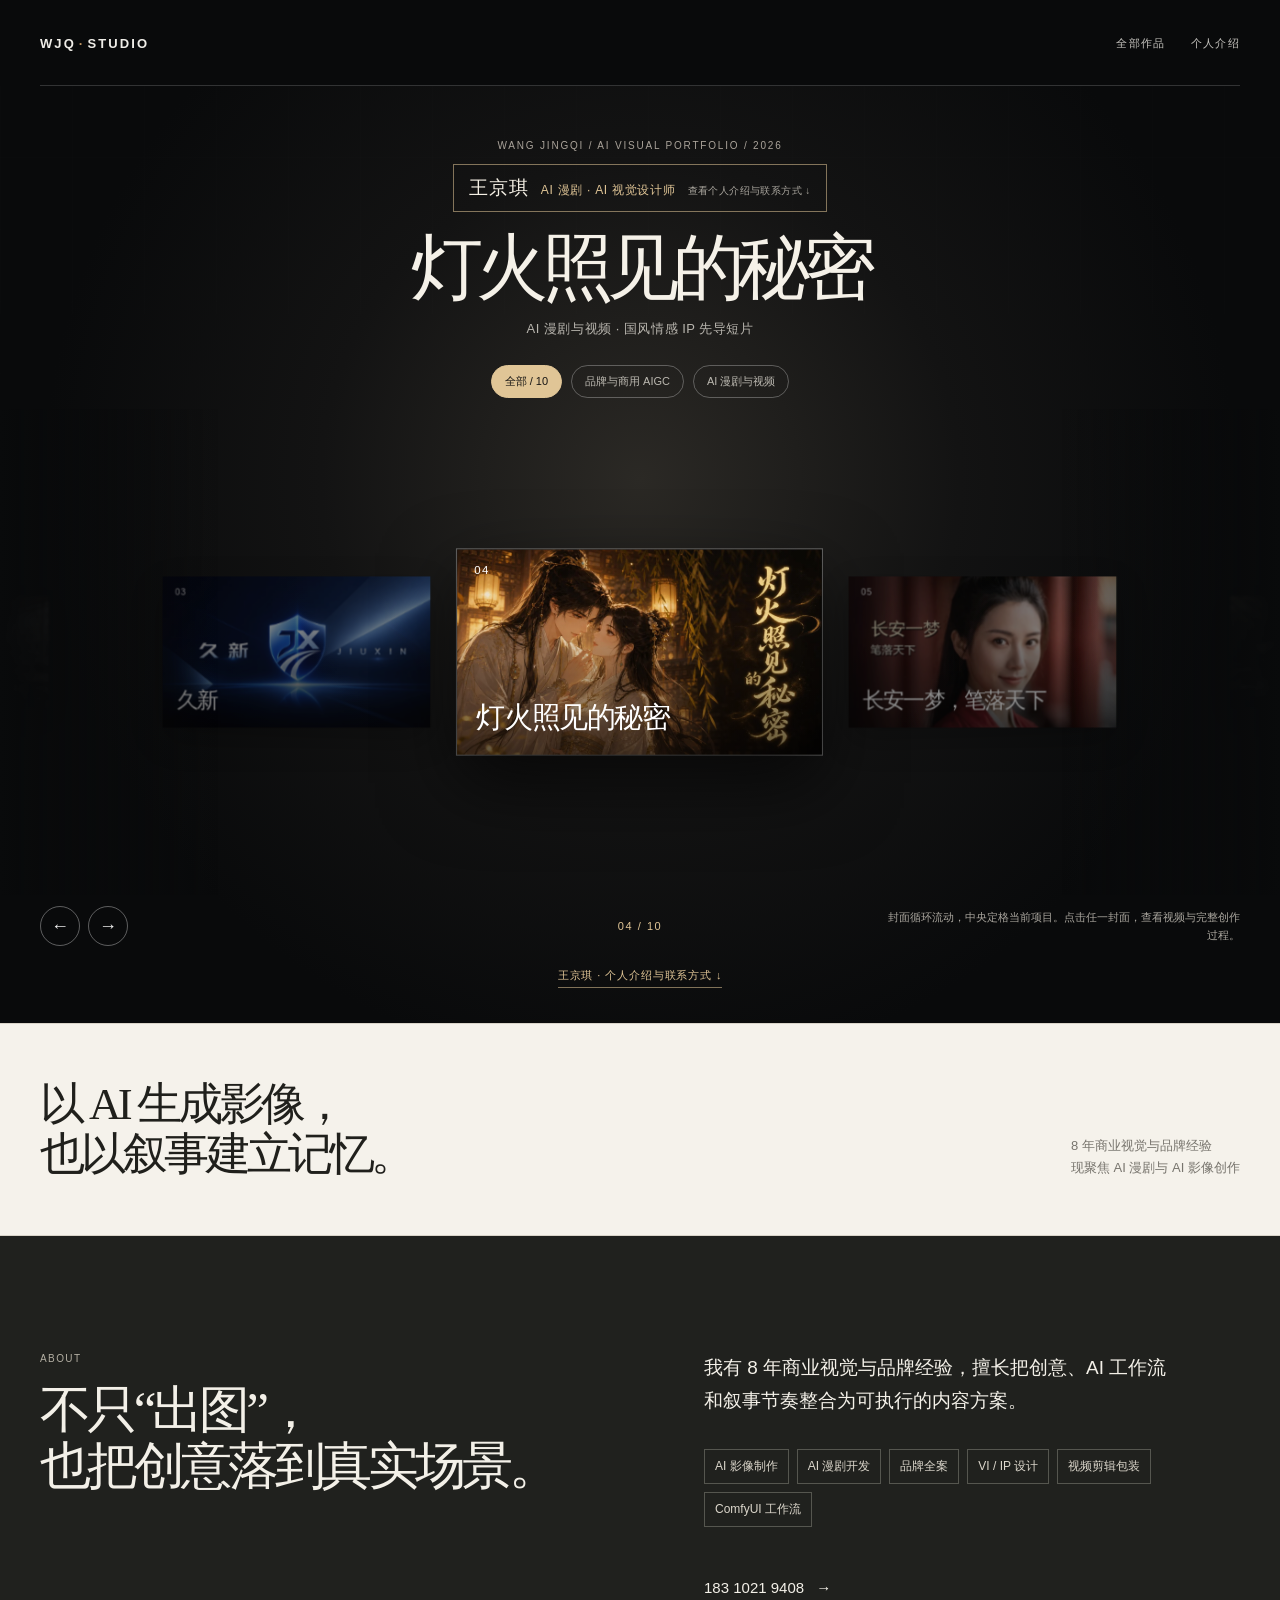
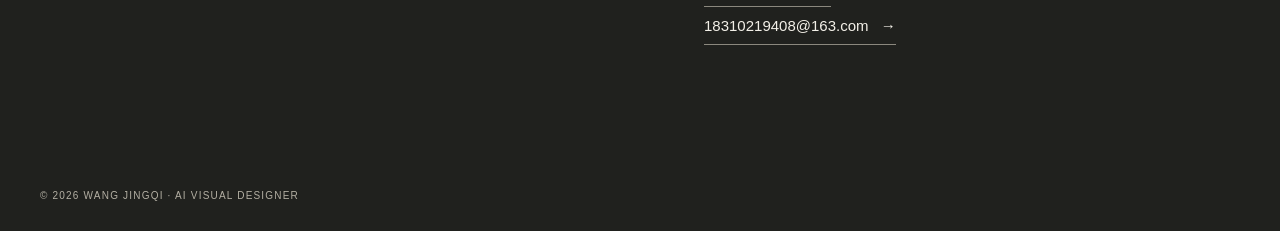
<file: index.html>
<!doctype html>
<html lang="zh-CN">
  <head>
    <meta charset="UTF-8" />
    <meta name="viewport" content="width=device-width, initial-scale=1" />
    <meta name="description" content="王京琪｜AI 漫剧 / AI 视觉设计师作品集" />
    <title>王京琪｜AI 漫剧 / AI 视觉设计师</title>
    <link rel="stylesheet" href="./styles.css" />
  </head>
  <body>
    <div class="home-shell">
      <header class="site-header wrap carousel-header">
        <a class="wordmark" href="./index.html">WJQ<span>·</span>STUDIO</a>
        <nav><a href="#work-stage">全部作品</a><a href="#about">个人介绍</a></nav>
      </header>

      <main>
        <section id="work-stage" class="carousel-home" aria-label="作品项目动态索引">
          <div class="carousel-heading wrap">
            <p class="carousel-kicker">WANG JINGQI / AI VISUAL PORTFOLIO / 2026</p>
            <a class="candidate-intro" href="#about"><strong>王京琪</strong><span>AI 漫剧 · AI 视觉设计师</span><i>查看个人介绍与联系方式 ↓</i></a>
            <h1 id="carousel-title">灯火照见的秘密</h1>
            <p id="carousel-meta">AI 漫剧与视频 · 国风情感 IP 先导短片</p>
            <div class="carousel-filters" aria-label="作品类别筛选">
              <button type="button" class="is-active" data-filter="all">全部 / 10</button>
              <button type="button" data-filter="brand">品牌与商用 AIGC</button>
              <button type="button" data-filter="film">AI 漫剧与视频</button>
            </div>
          </div>

          <div id="cover-viewport" class="cover-viewport" tabindex="0" aria-label="作品封面轮播，可使用左右方向键切换">
            <div id="cover-track" class="cover-track"></div>
          </div>

          <div class="carousel-footer wrap">
            <div class="carousel-arrows"><button id="carousel-prev" type="button" aria-label="上一个项目">←</button><button id="carousel-next" type="button" aria-label="下一个项目">→</button></div>
            <p id="carousel-count">01 / 10</p>
            <p class="carousel-hint">封面循环流动，中央定格当前项目。点击任一封面，查看视频与完整创作过程。</p>
            <a class="profile-jump" href="#about">王京琪 · 个人介绍与联系方式 ↓</a>
          </div>
        </section>
      </main>
    </div>

    <main>
      <section class="statement"><div class="wrap"><p>以 AI 生成影像，<br />也以叙事建立记忆。</p><span>8 年商业视觉与品牌经验<br />现聚焦 AI 漫剧与 AI 影像创作</span></div></section>

      <section id="about" class="about"><div class="wrap about-grid"><div><p class="eyebrow">ABOUT</p><h2>不只“出图”，<br />也把创意落到真实场景。</h2></div><div><p class="about-text">我有 8 年商业视觉与品牌经验，擅长把创意、AI 工作流和叙事节奏整合为可执行的内容方案。</p><div class="tags"><span>AI 影像制作</span><span>AI 漫剧开发</span><span>品牌全案</span><span>VI / IP 设计</span><span>视频剪辑包装</span><span>ComfyUI 工作流</span></div><a class="contact" href="tel:18310219408">183 1021 9408 <i>→</i></a><a class="contact" href="mailto:18310219408@163.com">18310219408@163.com <i>→</i></a></div></div></section>
    </main>
    <footer>© 2026 WANG JINGQI · AI VISUAL DESIGNER</footer>
    <script src="./projects.js"></script><script src="./home.js"></script>
  </body>
</html>
</file>
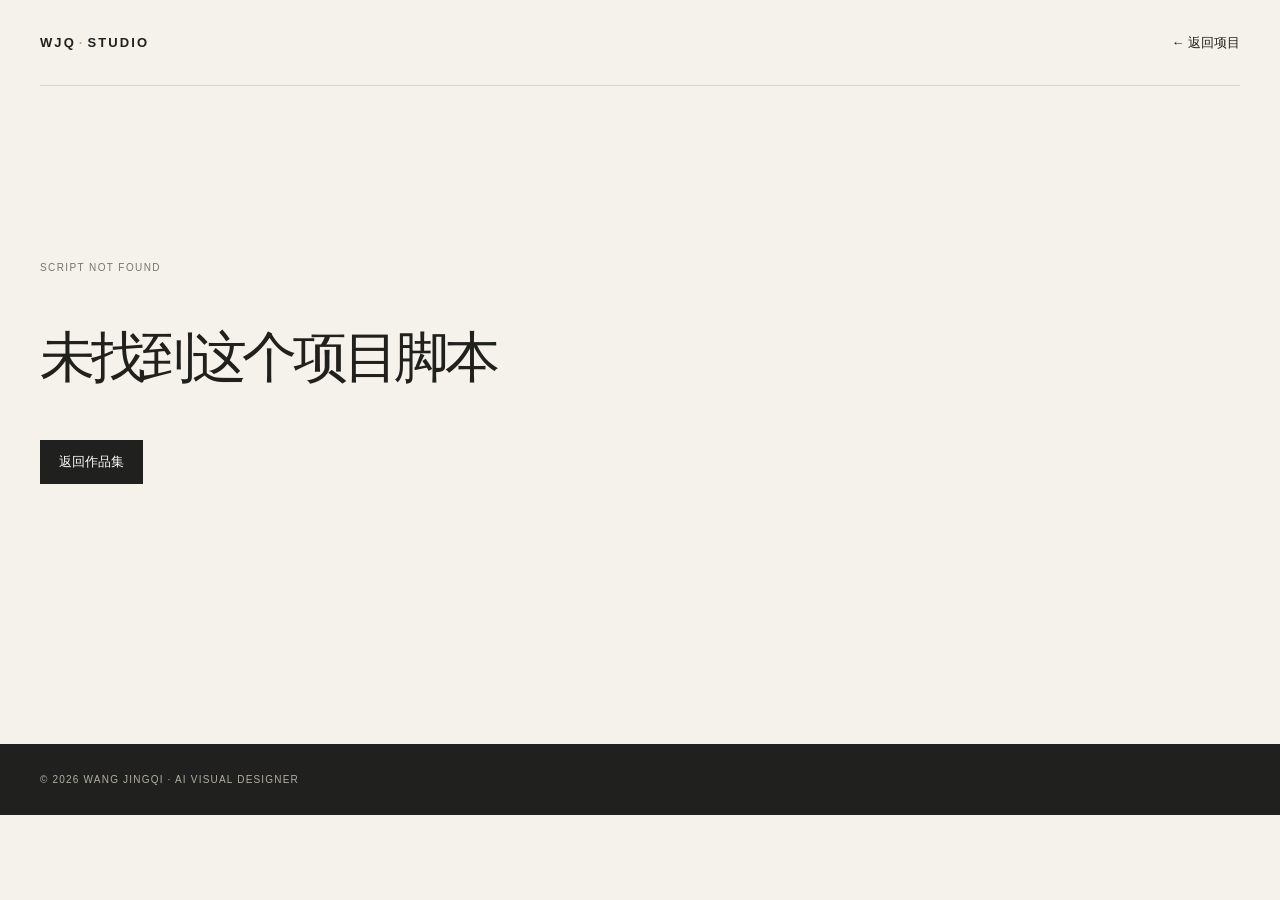
<file: script.html>
<!doctype html>
<html lang="zh-CN">
  <head>
    <meta charset="UTF-8" />
    <meta name="viewport" content="width=device-width, initial-scale=1" />
    <meta name="description" content="王京琪作品集项目脚本" />
    <title>项目脚本｜王京琪作品集</title>
    <link rel="stylesheet" href="./styles.css" />
  </head>
  <body class="script-page-body">
    <header class="site-header wrap detail-header"><a class="wordmark" href="./index.html">WJQ<span>·</span>STUDIO</a><a id="script-back" class="back" href="./index.html">← 返回项目</a></header>
    <main id="script-page" class="script-page wrap"></main>
    <footer>© 2026 WANG JINGQI · AI VISUAL DESIGNER</footer>
    <script src="./projects.js"></script>
    <script src="./scripts-data.js"></script>
    <script src="./script-view.js"></script>
  </body>
</html>
</file>
<file: styles.css>
:root{--ink:#20201c;--paper:#f5f2eb;--line:#d9d4c9;--muted:#77746d;--dark:#20211e;--warm:#c7a574}*{box-sizing:border-box}html{scroll-behavior:smooth}body{margin:0;background:var(--paper);color:var(--ink);font-family:Arial,"Microsoft YaHei","PingFang SC",sans-serif}a{color:inherit;text-decoration:none}.wrap{width:min(1360px,calc(100% - 80px));margin:auto}.site-header{height:86px;display:flex;align-items:center;justify-content:space-between}.wordmark{font-size:13px;font-weight:700;letter-spacing:.16em}.wordmark span{color:var(--warm);padding:0 3px}.site-header nav{display:flex;gap:28px;font-size:13px}.site-header nav a:hover,.back:hover{opacity:.55}.hero{display:grid;grid-template-columns:.93fr 1.07fr;gap:9vw;align-items:center;padding:54px 0 110px}.eyebrow{margin:0 0 16px;color:var(--muted);font-size:10px;letter-spacing:.14em;line-height:1.5}.hero h1,.project-hero h1{font-family:Georgia,"Songti SC",serif;font-size:clamp(44px,5.3vw,84px);font-weight:400;letter-spacing:-.08em;line-height:1.06;margin:0}.hero h1 em{display:inline-block;margin-top:20px;font-family:Arial,"Microsoft YaHei",sans-serif;font-size:clamp(17px,2vw,28px);font-style:normal;font-weight:400;letter-spacing:-.06em}.lead{max-width:380px;margin:38px 0 28px;color:#55534c;font-size:17px;line-height:1.75}.actions{display:flex;gap:10px;flex-wrap:wrap}.button{display:inline-flex;align-items:center;justify-content:center;min-height:44px;border:1px solid var(--ink);padding:0 18px;font-size:13px;transition:.2s}.button:hover{background:var(--dark);color:#fff}.dark{background:var(--dark);color:#fff}.cover-frame{position:relative;display:block;overflow:hidden;background:#292820;aspect-ratio:16/9}.cover-frame>img,.card-cover>img,.detail-cover>img{display:block;width:100%;height:100%;object-fit:cover}.cover-label{position:absolute;inset:auto 0 0;padding:28px 30px;color:#fff;background:linear-gradient(transparent,rgba(0,0,0,.68));font-size:10px;letter-spacing:.14em}.cover-label b{display:block;margin-top:7px;font-family:Georgia,"Songti SC",serif;font-size:clamp(25px,3.4vw,48px);font-weight:400;letter-spacing:-.08em}.statement{border-top:1px solid var(--line);border-bottom:1px solid var(--line)}.statement>div{display:flex;justify-content:space-between;align-items:end;gap:30px;padding:55px 0}.statement p{margin:0;font-family:Georgia,"Songti SC",serif;font-size:clamp(29px,3.5vw,52px);letter-spacing:-.08em;line-height:1.12}.statement span{color:var(--muted);font-size:13px;line-height:1.7}.section{padding:118px 0}.section-title{display:grid;grid-template-columns:.36fr 1fr 1fr;align-items:end;gap:24px;padding-bottom:19px;border-bottom:1px solid var(--ink);margin-bottom:30px}.section-title .eyebrow{margin:0}.section-title h2,.about h2,.detail-section h2,.process h2,.workflow h2{font-family:Georgia,"Songti SC",serif;font-size:clamp(32px,4vw,57px);font-weight:400;line-height:1.1;letter-spacing:-.08em;margin:0}.section-title>p:last-child{justify-self:end;max-width:280px;margin:0;color:var(--muted);font-size:13px;line-height:1.65}.card-grid{display:grid;grid-template-columns:repeat(3,minmax(0,1fr));gap:22px 20px}.project-card{display:block;padding:2px 0 12px}.card-cover{position:relative;overflow:hidden;background:#292820;aspect-ratio:16/9}.card-cover>img{transition:transform .35s ease}.project-card:hover .card-cover>img{transform:scale(1.025)}.number{position:absolute;top:16px;left:16px;color:#fff;font-size:10px;letter-spacing:.14em;text-shadow:0 1px 6px #000}.card-copy{position:relative;padding-top:14px}.card-copy .eyebrow{margin-bottom:5px}.card-copy h3{font-family:Georgia,"Songti SC",serif;font-size:25px;font-weight:400;letter-spacing:-.07em;margin:0 0 5px}.card-copy>p:not(.eyebrow){font-size:12px;color:var(--muted);line-height:1.55;margin:0}.card-action{display:inline-flex;gap:8px;align-items:center;margin-top:15px;min-height:38px;padding-bottom:5px;border-bottom:1px solid var(--ink);font-size:12px}.card-action i{font-size:16px;font-style:normal}.generated-cover{display:flex;flex-direction:column;justify-content:space-between;width:100%;height:100%;padding:20px;color:#fff;background:linear-gradient(140deg,#07142e,#0d5fe4)}.generated-cover span{font-size:10px;letter-spacing:.14em}.generated-cover b{font-family:Georgia,"Songti SC",serif;font-size:42px;font-weight:400;letter-spacing:-.08em}.about{background:var(--dark);color:#f3f0e8;padding:115px 0}.about-grid{display:grid;grid-template-columns:1fr 1fr;gap:10vw}.about .eyebrow{color:#b3afa3}.about-text{max-width:480px;margin:0 0 32px;font-size:19px;line-height:1.75}.tags{display:flex;flex-wrap:wrap;gap:8px;margin-bottom:42px}.tags span{border:1px solid #55564f;padding:8px 10px;color:#dcd7cc;font-size:12px}.contact{display:block;width:max-content;padding:10px 0;border-bottom:1px solid #8b887e;font-size:15px}.contact i{margin-left:8px;font-style:normal}footer{padding:30px max(40px,calc((100vw - 1360px)/2));background:var(--dark);color:#b3afa3;font-size:10px;letter-spacing:.12em}.detail-header{border-bottom:1px solid var(--line)}.back{font-size:13px}.project-hero{display:grid;grid-template-columns:1fr 1.08fr;gap:10vw;align-items:end;padding:80px 0 100px}.project-hero .type{margin:20px 0;color:var(--muted);font-size:14px}.statement-copy{margin:50px 0 0;font-family:Georgia,"Songti SC",serif;font-size:clamp(26px,3.1vw,44px);letter-spacing:-.08em;line-height:1.2}.detail-cover{overflow:hidden;background:#292820;aspect-ratio:16/9}.video-section{width:min(1100px,100%);margin:0 auto}.video-section video{display:block;width:100%;background:#111;aspect-ratio:16/9}.detail-section,.role-grid,.workflow,.process{width:min(1100px,100%);margin:110px auto}.detail-section.narrow{max-width:780px;margin-left:0}.detail-section h2{max-width:850px;line-height:1.32}.body-copy{max-width:760px;margin:0;font-size:18px;line-height:1.9}.role-grid{display:grid;grid-template-columns:1fr 1fr;border-top:1px solid var(--ink);border-bottom:1px solid var(--ink)}.role-grid>div{padding:28px 0}.role-grid>div+div{padding-left:45px;border-left:1px solid var(--ink)}.role-grid>div>p:last-child{max-width:400px;margin:0;font-size:16px;line-height:1.8}.role-grid ul{list-style:none;margin:0;padding:0}.role-grid li{padding:0 0 8px;font-size:15px}.role-grid li:before{content:'— ';color:var(--warm)}.storyboard{margin:40px 0 0;padding:0;list-style:none;border-top:1px solid var(--ink)}.storyboard li{display:grid;grid-template-columns:90px 1fr;gap:20px;padding:18px 0;border-bottom:1px solid var(--line)}.storyboard span{color:var(--muted);font-size:11px;letter-spacing:.12em}.storyboard p{margin:0;font-size:16px;line-height:1.65}.workflow{width:100%;max-width:none;background:var(--dark);color:#f3f0e8;padding:65px max(40px,calc((100% - 1100px)/2))}.workflow .eyebrow{color:#b3afa3}.workflow>p:not(.eyebrow){max-width:680px;color:#d0cbc1;font-size:16px;line-height:1.8}.workflow>div{display:grid;grid-template-columns:1fr 1fr;gap:16px;margin-top:34px}.workflow a{display:block;overflow:hidden;background:#111}.workflow img{display:block;width:100%;height:250px;object-fit:cover;object-position:top}.process{padding:74px 55px;background:#ddd8cc}.process>div{display:grid;grid-template-columns:repeat(4,1fr);gap:20px;margin-top:75px;padding-top:13px;border-top:1px solid #a49f94}.process span{color:#77736a;font-size:12px}.process b{display:block;margin-top:10px;color:var(--ink);font-size:15px;font-weight:400}.empty{padding:100px 0 150px}.empty h1{font-family:Georgia,"Songti SC",serif;font-size:55px;font-weight:400;letter-spacing:-.08em}@media(max-width:760px){.wrap{width:calc(100% - 40px)}.site-header{height:70px}.site-header nav{display:none}.hero{display:flex;flex-direction:column;gap:48px;padding:32px 0 70px}.hero h1{font-size:46px}.lead{font-size:15px;margin:28px 0 24px}.cover-label{padding:20px}.cover-label b{font-size:31px}.statement>div{display:block;padding:36px 0}.statement p{font-size:35px;margin-bottom:24px}.section{padding:75px 0}.section-title{display:block;padding-bottom:16px;margin-bottom:25px}.section-title h2{font-size:39px}.section-title>p:last-child{margin-top:15px}.card-grid{grid-template-columns:1fr;gap:26px}.project-card{padding-bottom:6px}.card-copy h3{font-size:27px}.card-action{font-size:13px}.about{padding:70px 0}.about-grid{display:block}.about h2{font-size:40px;margin-bottom:44px}.about-text{font-size:17px}.project-hero{display:flex;flex-direction:column;gap:40px;padding:42px 0 68px}.project-hero h1{font-size:51px}.statement-copy{margin-top:30px;font-size:32px}.detail-section,.role-grid,.process{margin:75px auto}.detail-section h2{font-size:34px}.body-copy{font-size:16px}.role-grid{display:block}.role-grid>div{padding:25px 0}.role-grid>div+div{padding-left:0;border-left:0;border-top:1px solid var(--ink)}.storyboard{margin-top:35px}.storyboard li{grid-template-columns:44px 1fr;gap:8px}.workflow{margin:0 -20px;width:calc(100% + 40px);padding:50px 20px}.workflow h2{font-size:36px}.workflow>div{grid-template-columns:1fr}.workflow img{height:215px}.process{margin-left:0;margin-right:0;padding:50px 20px}.process h2{font-size:36px}.process>div{grid-template-columns:1fr 1fr;gap:28px;margin-top:50px}footer{padding:27px 20px}}

.hero-composition{position:relative;overflow:hidden;min-height:440px;background:#151612;color:#f5f2eb;isolation:isolate;padding:30px;box-shadow:18px 22px 0 #d6cec0}.hero-composition:before,.hero-composition:after{content:"";position:absolute;border-radius:50%;filter:blur(5px);z-index:-1}.hero-composition:before{width:430px;height:430px;right:-150px;bottom:-190px;background:radial-gradient(circle,#db9d3c 0,rgba(219,157,60,.35) 30%,transparent 70%)}.hero-composition:after{width:360px;height:360px;left:-180px;top:-150px;background:radial-gradient(circle,#38536d 0,transparent 65%)}.hero-index{font-size:10px;letter-spacing:.18em;color:#c9c2b6}.hero-word{position:absolute;left:8%;bottom:18%;display:flex;align-items:end;gap:22px}.hero-word b{font-family:Georgia,"Songti SC",serif;font-size:clamp(100px,15vw,200px);font-weight:400;letter-spacing:-.12em;line-height:.75}.hero-word span{font-size:12px;letter-spacing:.2em;line-height:1.6;margin-bottom:5px}.hero-composition>p{position:absolute;right:30px;bottom:25px;margin:0;font-size:11px;letter-spacing:.16em}.hero-orbit{position:absolute;border:1px solid rgba(245,242,235,.45);border-radius:50%;transform:rotate(-33deg)}.orbit-one{width:560px;height:220px;top:14%;right:-22%}.orbit-two{width:340px;height:130px;top:35%;right:9%;border-color:rgba(218,159,65,.85)}
@media(max-width:760px){.hero-composition{min-height:320px;box-shadow:10px 12px 0 #d6cec0}.hero-word{left:9%;bottom:21%;gap:13px}.hero-word b{font-size:105px}.hero-word span{font-size:9px}.orbit-one{width:390px;height:155px;right:-45%;top:18%}.orbit-two{width:250px;height:95px;right:0;top:43%}}

.project-navigation{display:grid;grid-template-columns:repeat(4,1fr);width:min(1100px,100%);margin:0 auto 72px;border-top:1px solid var(--ink);border-bottom:1px solid var(--ink)}.project-navigation a{min-height:82px;padding:18px 14px;display:flex;align-items:center;border-right:1px solid var(--ink);font-size:13px;transition:.2s}.project-navigation a:last-child{border-right:0}.project-navigation a:hover{background:var(--dark);color:#fff}.source-links{display:flex;align-items:center;flex-wrap:wrap;gap:10px;margin-top:30px}.source-links span{font-size:12px;color:var(--muted);margin-right:8px}.source-links a,.making-link{border:1px solid var(--ink);padding:10px 12px;font-size:12px}.asset-library{margin:0 calc(50% - 50vw);padding:90px max(40px,calc((100vw - 1100px)/2));background:#20211e;color:#f4f1e9}.asset-library .eyebrow{color:#b3afa3}.asset-wrap>p:not(.eyebrow){max-width:700px;color:#d0cbc1;font-size:16px;line-height:1.8}.gallery-block{margin-top:60px}.gallery-block h3{margin:0 0 17px;font-family:Georgia,"Songti SC",serif;font-size:28px;font-weight:400;letter-spacing:-.06em}.material-grid{display:grid;grid-template-columns:repeat(4,1fr);gap:12px}.material-grid a{position:relative;display:block;overflow:hidden;background:#111;aspect-ratio:1/1}.material-grid img{display:block;width:100%;height:100%;object-fit:cover;transition:transform .25s}.material-grid a:hover img{transform:scale(1.04)}.material-grid span{position:absolute;right:0;bottom:0;padding:7px 9px;background:rgba(15,15,14,.72);color:#fff;font-size:10px}.detail-section .gallery-block{margin-top:60px}.making-section{width:min(1100px,100%);margin:0 auto 110px;padding:65px;background:#ddd8cc}.making-section h2{margin:0 0 20px;font-family:Georgia,"Songti SC",serif;font-size:clamp(32px,4vw,52px);font-weight:400;letter-spacing:-.08em}.making-section p:not(.eyebrow){max-width:690px;font-size:16px;line-height:1.8;margin:0 0 28px}.making-link{display:inline-flex}@media(max-width:760px){.project-navigation{grid-template-columns:1fr 1fr;margin-bottom:48px}.project-navigation a{min-height:62px;padding:14px 10px;border-bottom:1px solid var(--ink)}.project-navigation a:nth-child(2){border-right:0}.project-navigation a:nth-child(n+3){border-bottom:0}.asset-library{padding:64px 20px;margin-left:-20px;margin-right:-20px}.asset-library h2{font-family:Georgia,"Songti SC",serif;font-size:35px;font-weight:400;letter-spacing:-.08em;line-height:1.15}.gallery-block{margin-top:46px}.gallery-block h3{font-size:25px}.material-grid{grid-template-columns:1fr 1fr;gap:9px}.detail-section .gallery-block{margin-top:46px}.making-section{padding:50px 20px;margin-bottom:75px}.making-section h2{font-size:36px}}

.brand-navigation{grid-template-columns:1fr 1fr}.case-study{width:min(1100px,100%);margin:110px auto}.case-study>div{margin-bottom:40px}.case-study h2{margin:0 0 18px;font-family:Georgia,"Songti SC",serif;font-size:clamp(36px,4.5vw,58px);font-weight:400;letter-spacing:-.08em}.case-study p:not(.eyebrow){max-width:650px;margin:0 0 26px;color:var(--muted);font-size:16px;line-height:1.75}.case-study>img{display:block;width:100%;height:auto;margin:0;background:#eee}@media(max-width:760px){.brand-navigation{grid-template-columns:1fr 1fr}.case-study{margin:75px auto}.case-study>div{margin-bottom:28px}.case-study h2{font-size:39px}.case-study>img{margin-top:0}}

/* Opening visual: a restrained cinematic viewport inspired by the reference's fixed-window presentation. */
.hero{display:block;padding:30px 0 110px}.reel-window{position:relative;isolation:isolate;overflow:hidden;min-height:min(760px,calc(100vh - 140px));padding:30px;color:#f8f5ed;background:#171512;box-shadow:0 28px 70px rgba(27,21,17,.22)}.reel-window:before{content:"";position:absolute;inset:14px;border:1px solid rgba(255,245,228,.5);border-radius:30px;z-index:2;pointer-events:none}.reel-video{position:absolute;inset:0;width:100%;height:100%;object-fit:cover;z-index:-3;filter:saturate(.86) contrast(1.04);transform:scale(1.03)}.reel-shade{position:absolute;inset:0;z-index:-2;background:radial-gradient(circle at 50% 48%,rgba(16,13,10,.05),rgba(12,10,8,.22) 47%,rgba(8,7,5,.75)),linear-gradient(90deg,rgba(13,10,7,.3),transparent 45%,rgba(13,10,7,.24))}.reel-index{position:absolute;top:37px;left:42px;font-size:10px;letter-spacing:.18em}.reel-copy{position:absolute;top:50%;left:50%;width:min(850px,calc(100% - 110px));text-align:center;transform:translate(-50%,-50%);text-shadow:0 2px 20px rgba(0,0,0,.3)}.reel-copy>p{margin:0 0 16px;font-size:11px;letter-spacing:.17em}.reel-copy h1{margin:0;font-family:Georgia,"Songti SC",serif;font-size:clamp(47px,6.1vw,95px);font-weight:400;line-height:1.05;letter-spacing:-.09em}.reel-copy>span{display:block;max-width:420px;margin:27px auto 29px;font-size:14px;line-height:1.75;color:rgba(255,250,241,.88)}.reel-copy .actions{justify-content:center}.button.light{border-color:rgba(255,255,255,.8);color:#fff;background:rgba(16,14,12,.22);backdrop-filter:blur(7px)}.button.light:hover{background:#f8f5ed;color:#181713}.button.light.ghost{background:transparent;border-color:rgba(255,255,255,.38)}.reel-caption{position:absolute;bottom:35px;left:42px;right:42px;display:flex;align-items:center;gap:12px;color:#f8f5ed;font-size:10px;letter-spacing:.16em}.reel-caption i{width:42px;height:1px;background:rgba(255,255,255,.65)}@media(max-width:760px){.hero{padding:16px 0 70px}.reel-window{min-height:570px;padding:20px}.reel-window:before{inset:9px;border-radius:20px}.reel-index{top:27px;left:28px;font-size:9px}.reel-copy{width:calc(100% - 48px)}.reel-copy h1{font-size:49px;line-height:1.12}.reel-copy>span{font-size:13px;margin:25px auto}.reel-caption{left:28px;right:28px;bottom:26px;gap:8px;font-size:9px}.reel-caption i{width:23px}}

/* Home: a moving portfolio index, with one project held in the centre. */
.home-shell{min-height:100vh;overflow:hidden;background:#090a0b;color:#efede8}.home-shell .site-header{padding-top:26px;padding-bottom:25px;border-bottom:1px solid rgba(255,255,255,.17);color:#efede8}.home-shell .wordmark{color:#efede8}.home-shell .wordmark span{color:#bd9361}.home-shell .site-header nav{gap:25px}.home-shell .site-header nav a{color:#c7c5c0;font-size:11px;letter-spacing:.12em}.home-shell .site-header nav a:hover{color:#fff}.carousel-home{min-height:calc(100vh - 77px);display:flex;flex-direction:column;padding:clamp(38px,6vh,80px) 0 35px;position:relative;background:radial-gradient(circle at 50% 42%,#2b2925 0%,#131313 38%,#090a0b 71%)}.carousel-home:before{content:"";position:absolute;inset:0;pointer-events:none;opacity:.45;background:linear-gradient(90deg,rgba(255,255,255,.02) 1px,transparent 1px),linear-gradient(0deg,rgba(255,255,255,.015) 1px,transparent 1px);background-size:72px 72px;mask-image:linear-gradient(to bottom,rgba(0,0,0,.8),transparent 65%)}.carousel-heading,.carousel-footer{position:relative;z-index:2}.carousel-heading{text-align:center}.carousel-kicker{margin:0 0 13px;color:#aaa39a;font-size:10px;letter-spacing:.18em}.carousel-heading h1{margin:0;color:#f5f1e8;font-family:Georgia,"Songti SC",serif;font-size:clamp(42px,5.6vw,84px);font-weight:400;line-height:1.03;letter-spacing:-.09em}.carousel-heading>p:not(.carousel-kicker){min-height:20px;margin:14px 0 0;color:#b9b6af;font-size:13px;letter-spacing:.04em}.carousel-filters{display:flex;justify-content:center;flex-wrap:wrap;gap:9px;margin-top:25px}.carousel-filters button{border:1px solid rgba(255,255,255,.28);border-radius:999px;padding:8px 13px;background:transparent;color:#bcb9b1;font:inherit;font-size:11px;cursor:pointer;transition:.25s}.carousel-filters button:hover,.carousel-filters button.is-active{border-color:#e0c596;background:#e0c596;color:#171614}.cover-viewport{position:relative;z-index:1;flex:1;min-height:clamp(275px,38vw,530px);margin:11px 0 3px;overflow:hidden;outline:0;perspective:1300px}.cover-viewport:before,.cover-viewport:after{content:"";position:absolute;z-index:3;top:0;bottom:0;width:17vw;pointer-events:none}.cover-viewport:before{left:0;background:linear-gradient(90deg,#090a0b,rgba(9,10,11,0))}.cover-viewport:after{right:0;background:linear-gradient(-90deg,#090a0b,rgba(9,10,11,0))}.cover-track{--cover-width:280px;--cover-gap:24px;position:absolute;top:50%;left:0;display:flex;align-items:center;gap:var(--cover-gap);will-change:transform;transition:transform .72s cubic-bezier(.2,.8,.2,1)}.cover-card{position:relative;display:block;flex:0 0 var(--cover-width);aspect-ratio:16/9;overflow:hidden;background:#1b1b1a;transform:scale(.62) rotateY(16deg);filter:blur(2px) saturate(.48) brightness(.55);opacity:.25;transition:transform .72s cubic-bezier(.2,.8,.2,1),filter .72s,opacity .72s,box-shadow .72s;box-shadow:0 14px 38px rgba(0,0,0,.35)}.cover-card img{display:block;width:100%;height:100%;object-fit:cover;transition:transform .7s}.cover-card:after{content:"";position:absolute;inset:0;background:linear-gradient(180deg,rgba(0,0,0,.05) 40%,rgba(0,0,0,.62))}.cover-card.is-near{transform:scale(.84) rotateY(5deg);filter:blur(.45px) saturate(.75) brightness(.74);opacity:.72}.cover-card.is-current{z-index:2;transform:scale(1.14);filter:none;opacity:1;box-shadow:0 25px 65px rgba(0,0,0,.65),0 0 0 1px rgba(255,255,255,.32)}.cover-card.is-current:hover img{transform:scale(1.045)}.cover-card-label,.cover-card-number{position:absolute;z-index:2;color:#fff}.cover-card-label{left:17px;right:17px;bottom:15px;font-family:Georgia,"Songti SC",serif;font-size:clamp(18px,2vw,28px);letter-spacing:-.07em}.cover-card-number{top:13px;left:15px;font-size:10px;letter-spacing:.12em}.center-line{position:absolute;z-index:4;top:50%;left:50%;height:calc(min(380px,33vw));transform:translate(-50%,-50%);border-left:1px solid rgba(241,224,194,.38);pointer-events:none}.carousel-footer{display:grid;grid-template-columns:1fr auto 1fr;align-items:center;gap:20px;padding-top:8px}.carousel-arrows{display:flex;gap:8px}.carousel-arrows button{width:40px;height:40px;border:1px solid rgba(255,255,255,.34);border-radius:50%;background:transparent;color:#eee;font-size:18px;cursor:pointer;transition:.2s}.carousel-arrows button:hover{background:#e0c596;border-color:#e0c596;color:#171614}.carousel-footer>p{margin:0}.carousel-footer>#carousel-count{color:#e0c596;font-size:11px;letter-spacing:.14em}.carousel-hint{justify-self:end;max-width:360px;color:#aaa69e;font-size:11px;line-height:1.65;text-align:right}.home-shell+main .statement{margin-top:0}@media(max-width:760px){.home-shell .site-header{padding-top:19px;padding-bottom:19px}.home-shell .site-header nav{gap:15px}.carousel-home{min-height:calc(100vh - 66px);padding-top:43px}.carousel-heading h1{font-size:46px}.carousel-kicker{font-size:9px;letter-spacing:.13em}.carousel-heading>p:not(.carousel-kicker){margin-top:12px;padding:0 26px;font-size:11px;line-height:1.55}.carousel-filters{gap:7px;margin-top:20px;padding:0 15px}.carousel-filters button{padding:7px 10px;font-size:10px}.cover-viewport{min-height:360px;margin-top:7px}.cover-viewport:before,.cover-viewport:after{width:14vw}.cover-card-label{left:12px;right:12px;bottom:11px;font-size:21px}.cover-card-number{top:10px;left:11px}.center-line{height:245px}.carousel-footer{grid-template-columns:1fr auto;gap:15px;padding:0 20px}.carousel-hint{grid-column:1/-1;grid-row:2;justify-self:start;text-align:left;max-width:100%;font-size:10px}.carousel-arrows button{width:36px;height:36px}.home-shell+main .statement{padding-top:72px}}

.project-navigation:not(.brand-navigation){grid-template-columns:repeat(5,1fr)}.project-background{padding:48px 55px;margin-top:70px;margin-bottom:0;background:#e6e0d4}.project-background h2{margin-bottom:20px}.project-background .body-copy{max-width:790px}@media(max-width:760px){.project-navigation:not(.brand-navigation){grid-template-columns:1fr 1fr}.project-navigation:not(.brand-navigation) a:nth-child(n){border-bottom:1px solid var(--ink)}.project-navigation:not(.brand-navigation) a:nth-child(even){border-right:0}.project-navigation:not(.brand-navigation) a:last-child{border-bottom:0}.project-background{padding:35px 20px;margin-top:48px}}

.making-actions{display:flex;flex-wrap:wrap;gap:10px}

.script-page{padding:74px 0 110px}.script-hero{padding-bottom:54px;border-bottom:1px solid var(--ink)}.script-hero h1{margin:0 0 16px;font-family:Georgia,"Songti SC",serif;font-size:clamp(48px,6vw,84px);font-weight:400;letter-spacing:-.09em;line-height:1.05}.script-hero>p:not(.eyebrow){margin:0;color:var(--muted);font-size:15px}.script-hero>span{display:block;margin-top:22px;color:var(--muted);font-size:11px}.script-lead{margin:66px 0 70px}.script-lead>div:first-child{display:grid;grid-template-columns:.6fr 1.4fr;align-items:end;gap:30px;margin-bottom:25px}.script-lead .eyebrow{grid-column:1}.script-lead h2{grid-column:2;grid-row:1;margin:0;font-family:Georgia,"Songti SC",serif;font-size:clamp(34px,4vw,54px);font-weight:400;letter-spacing:-.08em}.script-lead>div:first-child>p:last-child{grid-column:2;margin:0;color:var(--muted);font-size:13px;line-height:1.7}.script-table-wrap{overflow-x:auto;border:1px solid var(--ink);background:#faf8f1}.script-table{width:100%;min-width:720px;border-collapse:collapse;font-size:14px;line-height:1.7}.script-table th,.script-table td{padding:17px 18px;vertical-align:top;text-align:left;border-right:1px solid var(--line);border-bottom:1px solid var(--line)}.script-table th{background:#272722;color:#f4f0e8;font-size:11px;font-weight:400;letter-spacing:.08em}.script-table th:last-child,.script-table td:last-child{border-right:0}.script-table tr:last-child td{border-bottom:0}.script-table th:first-child,.script-table td:first-child{width:13%;white-space:nowrap}.script-table th:nth-child(2),.script-table td:nth-child(2){width:38%}.script-details{margin:22px 0;border-top:1px solid var(--ink);border-bottom:1px solid var(--ink)}.script-details summary{display:flex;justify-content:space-between;align-items:center;padding:20px 0;cursor:pointer;font-size:15px;list-style:none}.script-details summary::-webkit-details-marker{display:none}.script-details summary:after{content:'+';margin-left:12px;font-size:21px}.script-details[open] summary:after{content:'−'}.script-details summary span{margin-left:auto;color:var(--muted);font-size:11px}.script-details>div{max-width:900px;padding:12px 0 30px}.script-text>div{columns:2;column-gap:54px}.script-text p{break-inside:avoid;margin:0 0 15px;font-size:15px;line-height:1.85}.script-details .script-table-wrap{margin:0 0 28px}.script-bottom{margin-top:65px}.script-bottom .button{background:var(--dark);color:#fff}@media(max-width:760px){.script-page{padding:45px 0 72px}.script-hero{padding-bottom:38px}.script-hero h1{font-size:51px}.script-lead{margin:50px 0}.script-lead>div:first-child{display:block;margin-bottom:20px}.script-lead h2{margin:0 0 13px;font-size:38px}.script-lead .eyebrow{margin-bottom:12px}.script-table{min-width:640px;font-size:13px}.script-table th,.script-table td{padding:13px 12px}.script-details summary{font-size:14px}.script-text>div{columns:1}.script-text p{font-size:14px;line-height:1.8}}

.inline-script-reader{margin-top:40px}.script-reader-note{margin:0 0 15px;color:var(--muted);font-size:12px;line-height:1.65}.detail-section.narrow .script-table{min-width:680px}.detail-section.narrow .script-text>div{columns:1}@media(max-width:760px){.inline-script-reader{margin-top:30px}.detail-section.narrow .script-table{min-width:610px}}

.profile-jump{grid-column:1/-1;justify-self:center;margin-top:2px;color:#e0c596;font-size:11px;letter-spacing:.08em;border-bottom:1px solid rgba(224,197,150,.55);padding-bottom:4px}.profile-jump:hover{color:#fff;border-color:#fff}@media(max-width:760px){.home-shell .site-header nav{display:flex}.home-shell .site-header nav a{font-size:10px}.profile-jump{justify-self:start;font-size:10px}}

/* Candidate identity stays visible before a reviewer starts browsing the work. */
.candidate-intro{display:inline-flex;align-items:baseline;justify-content:center;flex-wrap:wrap;gap:7px 12px;margin:0 auto 20px;padding:10px 15px;border:1px solid rgba(224,197,150,.55);color:#f4efe4;transition:.2s}.candidate-intro strong{font-family:Georgia,"Songti SC",serif;font-size:19px;font-weight:400;letter-spacing:.04em}.candidate-intro span{color:#e0c596;font-size:12px;letter-spacing:.06em}.candidate-intro i{color:#aaa69e;font-size:10px;font-style:normal;letter-spacing:.04em}.candidate-intro:hover{background:#e0c596;border-color:#e0c596;color:#171614}.candidate-intro:hover span,.candidate-intro:hover i{color:#171614}.detail-nav{display:flex;align-items:center;gap:22px;font-size:12px}.detail-nav>a:first-child{color:#756f64;border-bottom:1px solid #a6a095;padding-bottom:3px}.detail-nav>a:first-child:hover{color:var(--ink);border-color:var(--ink)}@media(max-width:760px){.candidate-intro{display:flex;max-width:290px;margin-bottom:22px;padding:10px 12px;gap:5px 9px}.candidate-intro strong{font-size:18px}.candidate-intro span{font-size:11px}.candidate-intro i{width:100%;margin-top:2px;font-size:9px}.detail-header{gap:11px}.detail-nav{gap:12px;font-size:10px}.detail-nav>a:first-child{white-space:nowrap}.detail-nav .back{white-space:nowrap}}

.floating-home{position:fixed;z-index:20;right:30px;bottom:30px;display:inline-flex;align-items:center;gap:8px;padding:13px 16px;border:1px solid var(--ink);background:rgba(245,242,235,.94);box-shadow:0 8px 24px rgba(0,0,0,.16);font-size:12px;backdrop-filter:blur(8px);transition:.2s}.floating-home span{font-size:16px;line-height:.8}.floating-home:hover{background:var(--dark);border-color:var(--dark);color:#fff}@media(max-width:760px){.floating-home{right:16px;bottom:16px;padding:12px 14px;font-size:11px}}

.project-return{display:flex;justify-content:center;padding:10px 0 115px}.project-return a{display:inline-flex;align-items:center;gap:12px;padding:15px 20px;border-bottom:1px solid var(--ink);font-size:13px;transition:.2s}.project-return a span{font-size:18px;line-height:1}.project-return a:hover{background:var(--dark);border-color:var(--dark);color:#fff}@media(max-width:760px){.project-return{padding:0 0 82px}.project-return a{font-size:12px}}

/* Five-column storyboards: reserve the width for visual, dialogue and performance notes. */
.script-table--5 th:first-child,.script-table--5 td:first-child{width:9%}.script-table--5 th:nth-child(2),.script-table--5 td:nth-child(2){width:15%;white-space:nowrap}.script-table--5 th:nth-child(3),.script-table--5 td:nth-child(3){width:30%}.script-table--5 th:nth-child(4),.script-table--5 td:nth-child(4){width:22%}.script-table--5 th:nth-child(5),.script-table--5 td:nth-child(5){width:24%}

/* Four-column storyboards: time is brief; visual narrative and sound need the room. */

/* Detail materials: prioritize full, readable artwork over dense thumbnail grids. */
.material-grid{grid-template-columns:repeat(2,minmax(0,1fr));gap:18px}.material-grid a{aspect-ratio:16/10;background:#151515}.material-grid img{object-fit:contain;background:#151515}@media(max-width:760px){.material-grid{grid-template-columns:1fr;gap:14px}.material-grid a{aspect-ratio:4/3}}
.script-table--4 th:first-child,.script-table--4 td:first-child{width:13%}.script-table--4 th:nth-child(2),.script-table--4 td:nth-child(2){width:17%;white-space:nowrap}.script-table--4 th:nth-child(3),.script-table--4 td:nth-child(3){width:40%}.script-table--4 th:nth-child(4),.script-table--4 td:nth-child(4){width:30%}

/* 《灯火照见的秘密》：给旁白和音乐足够宽度，避免单元格竖向堆叠。 */
.script-lamp-secret .script-table{table-layout:fixed}
.script-lamp-secret .script-table--4 th:first-child,.script-lamp-secret .script-table--4 td:first-child{width:14%}
.script-lamp-secret .script-table--4 th:nth-child(2),.script-lamp-secret .script-table--4 td:nth-child(2){width:32%;white-space:normal}
.script-lamp-secret .script-table--4 th:nth-child(3),.script-lamp-secret .script-table--4 td:nth-child(3){width:34%}
.script-lamp-secret .script-table--4 th:nth-child(4),.script-lamp-secret .script-table--4 td:nth-child(4){width:20%}
.script-lamp-secret .script-table th,.script-lamp-secret .script-table td{overflow-wrap:anywhere}

/* Mobile: retain a compact, always-visible path back to the portfolio. */
@media(max-width:760px){
  .detail-header .detail-nav{display:flex;margin-left:auto}
  .detail-header .detail-nav>a:first-child{display:none}
  .detail-header .detail-nav .back{font-size:11px}
  .cover-viewport{touch-action:pan-y}
  /* The desktop page aligns hero items at the bottom. Reset it on phones so
     the cover stretches to the content width instead of leaving a blank side. */
  .project-hero{align-items:stretch}
  .project-hero .detail-cover{width:100%}
}

/* Some mobile in-app browsers report a desktop CSS width even in portrait.
   Use orientation as a second safeguard so project heroes never retain the
   desktop two-column grid and leave a blank right-hand side. */
@media (orientation:portrait){
  .project-hero{display:flex;flex-direction:column;align-items:stretch;gap:40px;padding:42px 0 68px}
  .project-hero .detail-cover{width:100%}
  .project-hero h1{font-size:51px}
  .statement-copy{margin-top:30px;font-size:32px}
}
</file>
